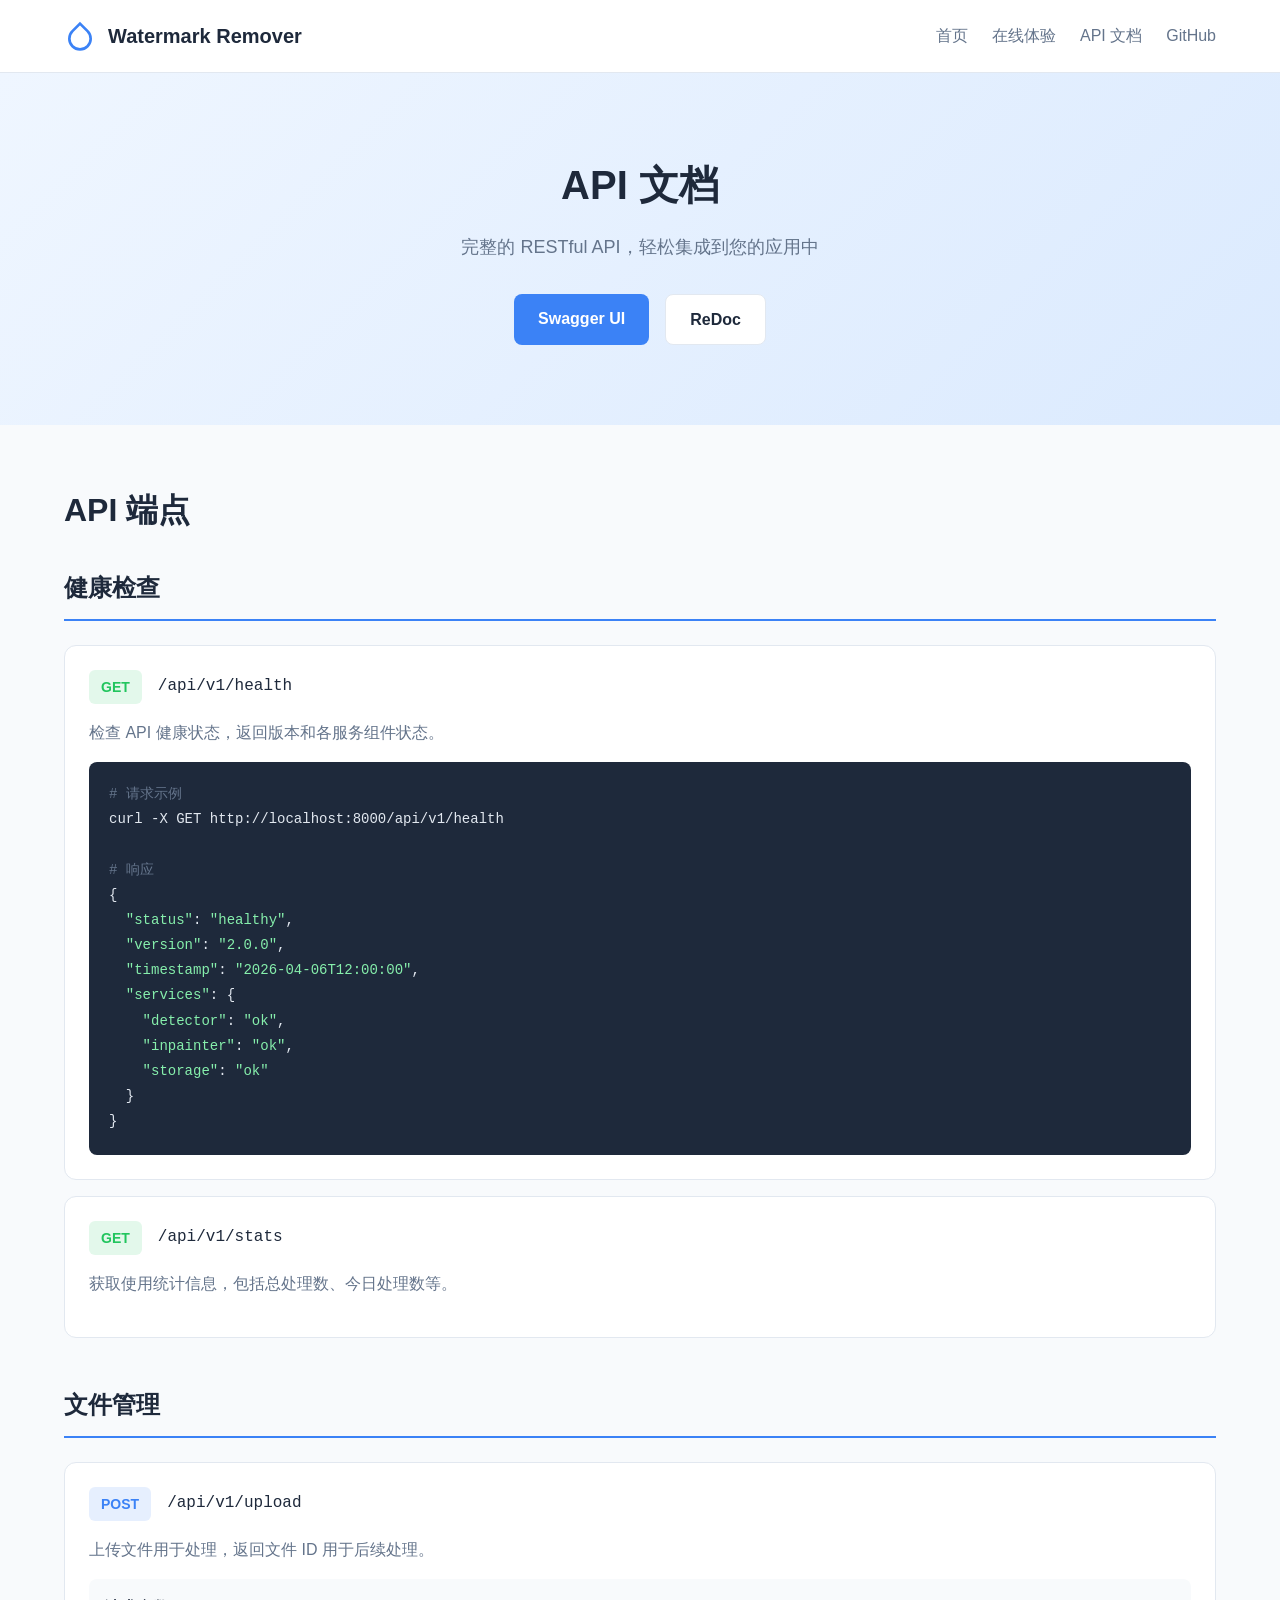
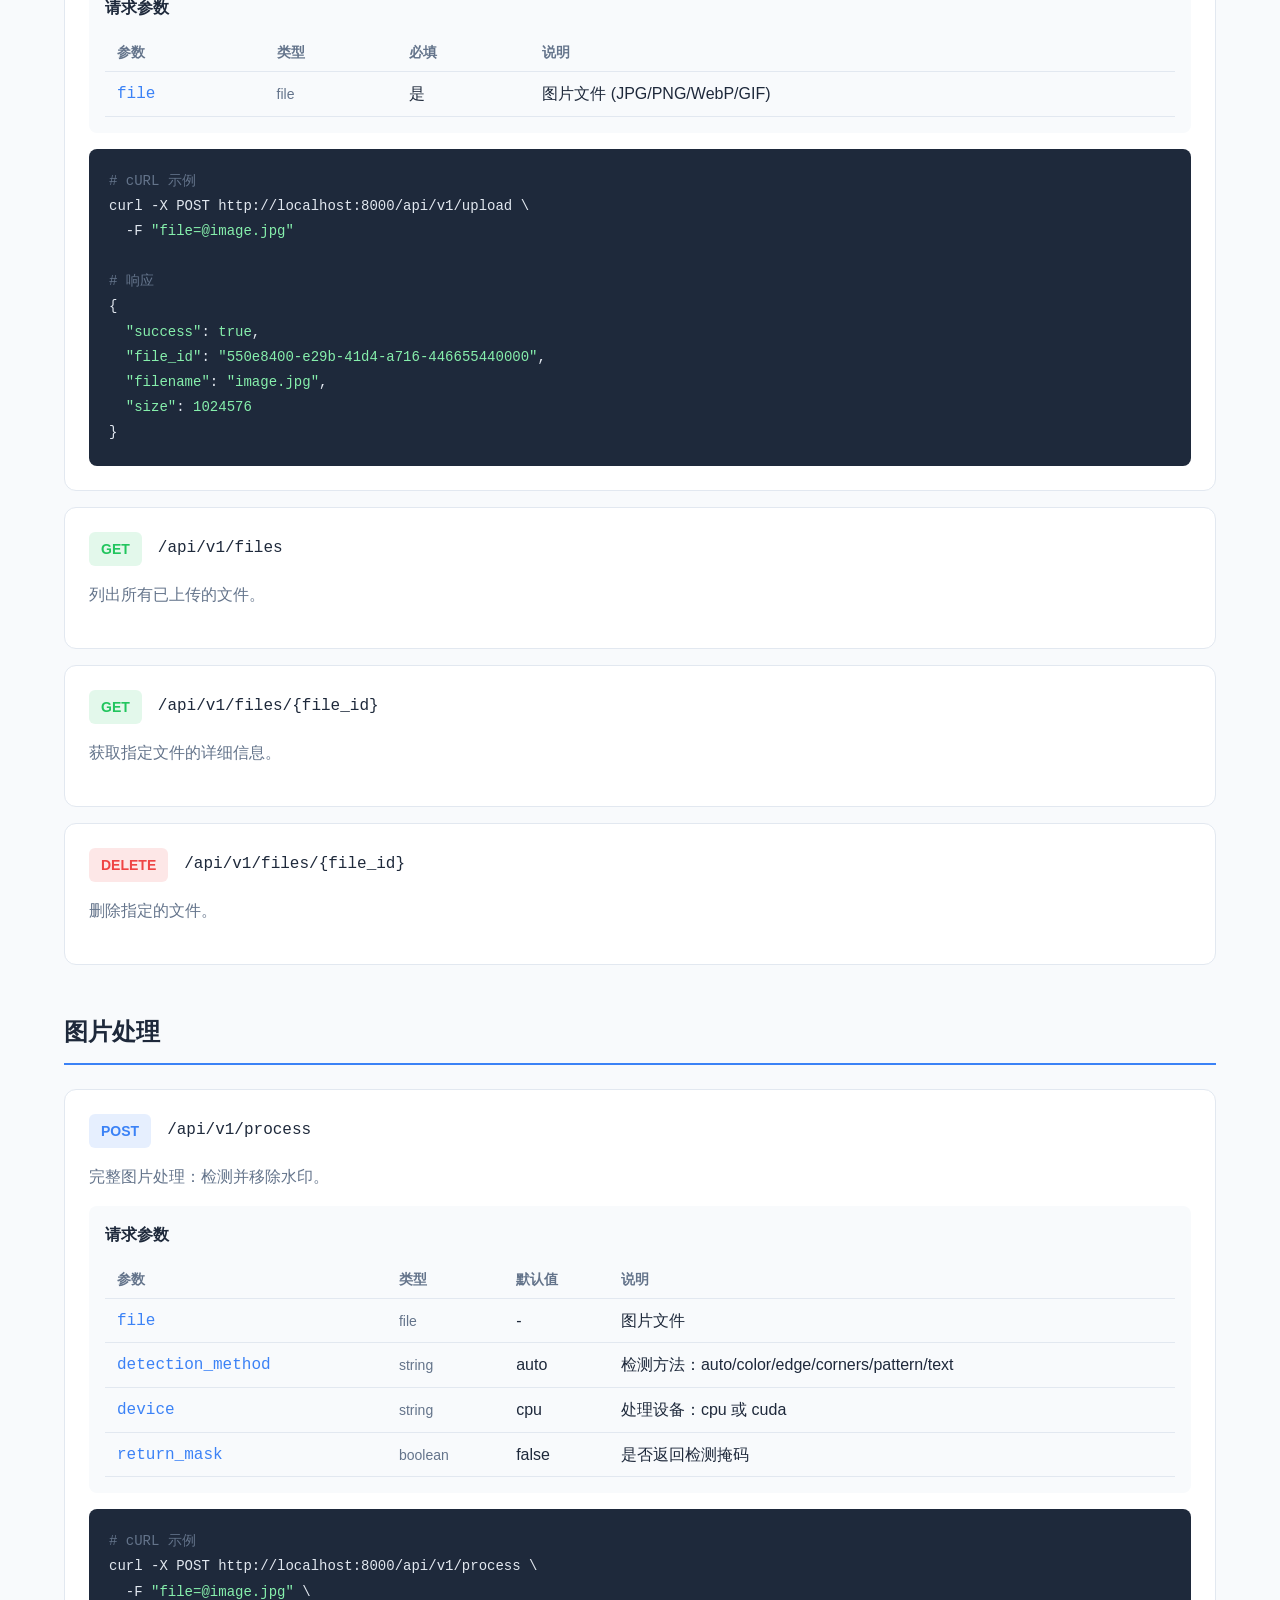
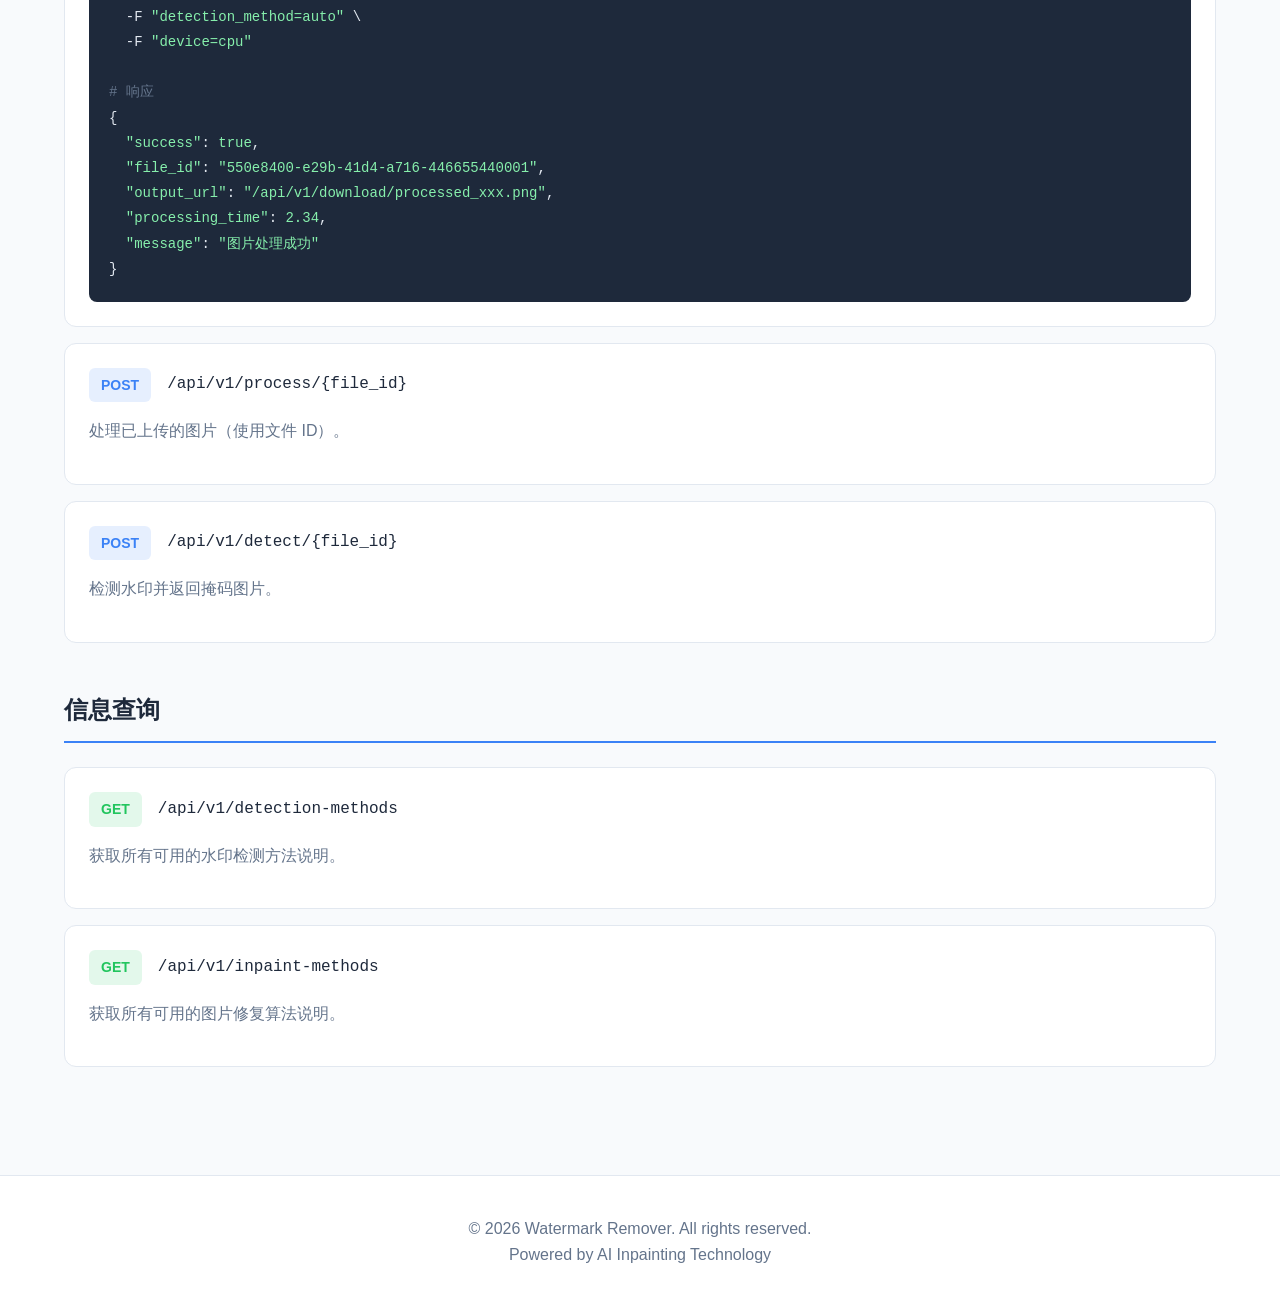
<file: templates/api-docs.html>
<!DOCTYPE html>
<html lang="zh-CN">
<head>
    <meta charset="UTF-8">
    <meta name="viewport" content="width=device-width, initial-scale=1.0">
    <title>API 文档 - Watermark Remover</title>
    <style>
        :root {
            --primary: #3b82f6;
            --primary-dark: #2563eb;
            --text: #1e293b;
            --text-light: #64748b;
            --bg: #f8fafc;
            --border: #e2e8f0;
            --code-bg: #1e293b;
        }

        * {
            margin: 0;
            padding: 0;
            box-sizing: border-box;
        }

        body {
            font-family: -apple-system, BlinkMacSystemFont, 'Segoe UI', Roboto, sans-serif;
            line-height: 1.6;
            color: var(--text);
            background: var(--bg);
        }

        .container {
            max-width: 1200px;
            margin: 0 auto;
            padding: 0 24px;
        }

        /* Header */
        .header {
            background: white;
            border-bottom: 1px solid var(--border);
            padding: 20px 0;
            position: sticky;
            top: 0;
            z-index: 100;
        }

        .header-content {
            display: flex;
            justify-content: space-between;
            align-items: center;
        }

        .logo {
            display: flex;
            align-items: center;
            gap: 12px;
            font-size: 1.25rem;
            font-weight: 700;
            color: var(--text);
            text-decoration: none;
        }

        .logo-icon {
            width: 32px;
            height: 32px;
            color: var(--primary);
        }

        .nav-links {
            display: flex;
            gap: 24px;
            list-style: none;
        }

        .nav-links a {
            color: var(--text-light);
            text-decoration: none;
            font-weight: 500;
            transition: color 0.2s;
        }

        .nav-links a:hover {
            color: var(--primary);
        }

        /* Hero */
        .api-hero {
            padding: 80px 0;
            background: linear-gradient(135deg, #eff6ff 0%, #dbeafe 100%);
            text-align: center;
        }

        .api-hero h1 {
            font-size: 2.5rem;
            margin-bottom: 16px;
        }

        .api-hero p {
            font-size: 1.125rem;
            color: var(--text-light);
            max-width: 600px;
            margin: 0 auto;
        }

        .api-buttons {
            display: flex;
            gap: 16px;
            justify-content: center;
            margin-top: 32px;
        }

        .btn {
            display: inline-block;
            padding: 12px 24px;
            border-radius: 8px;
            font-weight: 600;
            text-decoration: none;
            transition: all 0.2s;
        }

        .btn-primary {
            background: var(--primary);
            color: white;
        }

        .btn-primary:hover {
            background: var(--primary-dark);
        }

        .btn-secondary {
            background: white;
            color: var(--text);
            border: 1px solid var(--border);
        }

        .btn-secondary:hover {
            border-color: var(--primary);
            color: var(--primary);
        }

        /* Endpoints */
        .endpoints {
            padding: 60px 0;
        }

        .endpoint-group {
            margin-bottom: 48px;
        }

        .group-title {
            font-size: 1.5rem;
            font-weight: 700;
            margin-bottom: 24px;
            padding-bottom: 12px;
            border-bottom: 2px solid var(--primary);
        }

        .endpoint-card {
            background: white;
            border: 1px solid var(--border);
            border-radius: 12px;
            padding: 24px;
            margin-bottom: 16px;
        }

        .endpoint-header {
            display: flex;
            align-items: center;
            gap: 16px;
            margin-bottom: 16px;
        }

        .method {
            padding: 6px 12px;
            border-radius: 6px;
            font-weight: 700;
            font-size: 0.875rem;
        }

        .method-get {
            background: #22c55e20;
            color: #22c55e;
        }

        .method-post {
            background: #3b82f620;
            color: #3b82f6;
        }

        .method-delete {
            background: #ef444420;
            color: #ef4444;
        }

        .endpoint-path {
            font-family: 'SF Mono', 'Fira Code', monospace;
            font-size: 1rem;
            color: var(--text);
        }

        .endpoint-description {
            color: var(--text-light);
            margin-bottom: 16px;
        }

        .parameters {
            background: var(--bg);
            border-radius: 8px;
            padding: 16px;
        }

        .parameters-title {
            font-weight: 600;
            margin-bottom: 12px;
        }

        .param-table {
            width: 100%;
            border-collapse: collapse;
        }

        .param-table th,
        .param-table td {
            padding: 8px 12px;
            text-align: left;
            border-bottom: 1px solid var(--border);
        }

        .param-table th {
            font-weight: 600;
            font-size: 0.875rem;
            color: var(--text-light);
        }

        .param-name {
            font-family: 'SF Mono', 'Fira Code', monospace;
            color: var(--primary);
        }

        .param-type {
            font-size: 0.875rem;
            color: var(--text-light);
        }

        /* Code Example */
        .code-example {
            background: var(--code-bg);
            border-radius: 8px;
            padding: 20px;
            margin-top: 16px;
            overflow-x: auto;
        }

        .code-example pre {
            margin: 0;
        }

        .code-example code {
            font-family: 'SF Mono', 'Fira Code', monospace;
            font-size: 0.875rem;
            line-height: 1.8;
            color: #e2e8f0;
        }

        .code-comment {
            color: #64748b;
        }

        .code-string {
            color: #86efac;
        }

        /* Footer */
        .footer {
            background: white;
            border-top: 1px solid var(--border);
            padding: 40px 0;
            text-align: center;
            color: var(--text-light);
        }

        /* Responsive */
        @media (max-width: 768px) {
            .api-hero h1 {
                font-size: 1.75rem;
            }

            .nav-links {
                display: none;
            }

            .endpoint-header {
                flex-direction: column;
                align-items: flex-start;
            }
        }
    </style>
</head>
<body>
    <!-- Header -->
    <header class="header">
        <div class="container header-content">
            <a href="/" class="logo">
                <svg class="logo-icon" viewBox="0 0 24 24" fill="none" stroke="currentColor" stroke-width="2">
                    <path d="M12 2.69l5.66 5.66a8 8 0 1 1-11.31 0z"/>
                </svg>
                <span>Watermark Remover</span>
            </a>
            <ul class="nav-links">
                <li><a href="/">首页</a></li>
                <li><a href="/#demo">在线体验</a></li>
                <li><a href="/docs">API 文档</a></li>
                <li><a href="https://github.com/5shunchen/watermark-remover" target="_blank">GitHub</a></li>
            </ul>
        </div>
    </header>

    <!-- Hero -->
    <section class="api-hero">
        <div class="container">
            <h1>API 文档</h1>
            <p>完整的 RESTful API，轻松集成到您的应用中</p>
            <div class="api-buttons">
                <a href="/docs" class="btn btn-primary">Swagger UI</a>
                <a href="/redoc" class="btn btn-secondary">ReDoc</a>
            </div>
        </div>
    </section>

    <!-- Endpoints -->
    <section class="endpoints">
        <div class="container">
            <h2 style="margin-bottom: 32px; font-size: 2rem;">API 端点</h2>

            <!-- Health Endpoints -->
            <div class="endpoint-group">
                <h3 class="group-title">健康检查</h3>

                <div class="endpoint-card">
                    <div class="endpoint-header">
                        <span class="method method-get">GET</span>
                        <code class="endpoint-path">/api/v1/health</code>
                    </div>
                    <p class="endpoint-description">检查 API 健康状态，返回版本和各服务组件状态。</p>
                    <div class="code-example">
                        <pre><code><span class="code-comment"># 请求示例</span>
curl -X GET http://localhost:8000/api/v1/health

<span class="code-comment"># 响应</span>
{
  <span class="code-string">"status"</span>: <span class="code-string">"healthy"</span>,
  <span class="code-string">"version"</span>: <span class="code-string">"2.0.0"</span>,
  <span class="code-string">"timestamp"</span>: <span class="code-string">"2026-04-06T12:00:00"</span>,
  <span class="code-string">"services"</span>: {
    <span class="code-string">"detector"</span>: <span class="code-string">"ok"</span>,
    <span class="code-string">"inpainter"</span>: <span class="code-string">"ok"</span>,
    <span class="code-string">"storage"</span>: <span class="code-string">"ok"</span>
  }
}</code></pre>
                    </div>
                </div>

                <div class="endpoint-card">
                    <div class="endpoint-header">
                        <span class="method method-get">GET</span>
                        <code class="endpoint-path">/api/v1/stats</code>
                    </div>
                    <p class="endpoint-description">获取使用统计信息，包括总处理数、今日处理数等。</p>
                </div>
            </div>

            <!-- File Upload Endpoints -->
            <div class="endpoint-group">
                <h3 class="group-title">文件管理</h3>

                <div class="endpoint-card">
                    <div class="endpoint-header">
                        <span class="method method-post">POST</span>
                        <code class="endpoint-path">/api/v1/upload</code>
                    </div>
                    <p class="endpoint-description">上传文件用于处理，返回文件 ID 用于后续处理。</p>
                    <div class="parameters">
                        <p class="parameters-title">请求参数</p>
                        <table class="param-table">
                            <tr>
                                <th>参数</th>
                                <th>类型</th>
                                <th>必填</th>
                                <th>说明</th>
                            </tr>
                            <tr>
                                <td><span class="param-name">file</span></td>
                                <td><span class="param-type">file</span></td>
                                <td>是</td>
                                <td>图片文件 (JPG/PNG/WebP/GIF)</td>
                            </tr>
                        </table>
                    </div>
                    <div class="code-example">
                        <pre><code><span class="code-comment"># cURL 示例</span>
curl -X POST http://localhost:8000/api/v1/upload \
  -F <span class="code-string">"file=@image.jpg"</span>

<span class="code-comment"># 响应</span>
{
  <span class="code-string">"success"</span>: <span class="code-string">true</span>,
  <span class="code-string">"file_id"</span>: <span class="code-string">"550e8400-e29b-41d4-a716-446655440000"</span>,
  <span class="code-string">"filename"</span>: <span class="code-string">"image.jpg"</span>,
  <span class="code-string">"size"</span>: <span class="code-string">1024576</span>
}</code></pre>
                    </div>
                </div>

                <div class="endpoint-card">
                    <div class="endpoint-header">
                        <span class="method method-get">GET</span>
                        <code class="endpoint-path">/api/v1/files</code>
                    </div>
                    <p class="endpoint-description">列出所有已上传的文件。</p>
                </div>

                <div class="endpoint-card">
                    <div class="endpoint-header">
                        <span class="method method-get">GET</span>
                        <code class="endpoint-path">/api/v1/files/{file_id}</code>
                    </div>
                    <p class="endpoint-description">获取指定文件的详细信息。</p>
                </div>

                <div class="endpoint-card">
                    <div class="endpoint-header">
                        <span class="method method-delete">DELETE</span>
                        <code class="endpoint-path">/api/v1/files/{file_id}</code>
                    </div>
                    <p class="endpoint-description">删除指定的文件。</p>
                </div>
            </div>

            <!-- Image Processing Endpoints -->
            <div class="endpoint-group">
                <h3 class="group-title">图片处理</h3>

                <div class="endpoint-card">
                    <div class="endpoint-header">
                        <span class="method method-post">POST</span>
                        <code class="endpoint-path">/api/v1/process</code>
                    </div>
                    <p class="endpoint-description">完整图片处理：检测并移除水印。</p>
                    <div class="parameters">
                        <p class="parameters-title">请求参数</p>
                        <table class="param-table">
                            <tr>
                                <th>参数</th>
                                <th>类型</th>
                                <th>默认值</th>
                                <th>说明</th>
                            </tr>
                            <tr>
                                <td><span class="param-name">file</span></td>
                                <td><span class="param-type">file</span></td>
                                <td>-</td>
                                <td>图片文件</td>
                            </tr>
                            <tr>
                                <td><span class="param-name">detection_method</span></td>
                                <td><span class="param-type">string</span></td>
                                <td>auto</td>
                                <td>检测方法：auto/color/edge/corners/pattern/text</td>
                            </tr>
                            <tr>
                                <td><span class="param-name">device</span></td>
                                <td><span class="param-type">string</span></td>
                                <td>cpu</td>
                                <td>处理设备：cpu 或 cuda</td>
                            </tr>
                            <tr>
                                <td><span class="param-name">return_mask</span></td>
                                <td><span class="param-type">boolean</span></td>
                                <td>false</td>
                                <td>是否返回检测掩码</td>
                            </tr>
                        </table>
                    </div>
                    <div class="code-example">
                        <pre><code><span class="code-comment"># cURL 示例</span>
curl -X POST http://localhost:8000/api/v1/process \
  -F <span class="code-string">"file=@image.jpg"</span> \
  -F <span class="code-string">"detection_method=auto"</span> \
  -F <span class="code-string">"device=cpu"</span>

<span class="code-comment"># 响应</span>
{
  <span class="code-string">"success"</span>: <span class="code-string">true</span>,
  <span class="code-string">"file_id"</span>: <span class="code-string">"550e8400-e29b-41d4-a716-446655440001"</span>,
  <span class="code-string">"output_url"</span>: <span class="code-string">"/api/v1/download/processed_xxx.png"</span>,
  <span class="code-string">"processing_time"</span>: <span class="code-string">2.34</span>,
  <span class="code-string">"message"</span>: <span class="code-string">"图片处理成功"</span>
}</code></pre>
                    </div>
                </div>

                <div class="endpoint-card">
                    <div class="endpoint-header">
                        <span class="method method-post">POST</span>
                        <code class="endpoint-path">/api/v1/process/{file_id}</code>
                    </div>
                    <p class="endpoint-description">处理已上传的图片（使用文件 ID）。</p>
                </div>

                <div class="endpoint-card">
                    <div class="endpoint-header">
                        <span class="method method-post">POST</span>
                        <code class="endpoint-path">/api/v1/detect/{file_id}</code>
                    </div>
                    <p class="endpoint-description">检测水印并返回掩码图片。</p>
                </div>
            </div>

            <!-- Info Endpoints -->
            <div class="endpoint-group">
                <h3 class="group-title">信息查询</h3>

                <div class="endpoint-card">
                    <div class="endpoint-header">
                        <span class="method method-get">GET</span>
                        <code class="endpoint-path">/api/v1/detection-methods</code>
                    </div>
                    <p class="endpoint-description">获取所有可用的水印检测方法说明。</p>
                </div>

                <div class="endpoint-card">
                    <div class="endpoint-header">
                        <span class="method method-get">GET</span>
                        <code class="endpoint-path">/api/v1/inpaint-methods</code>
                    </div>
                    <p class="endpoint-description">获取所有可用的图片修复算法说明。</p>
                </div>
            </div>
        </div>
    </section>

    <!-- Footer -->
    <footer class="footer">
        <div class="container">
            <p>&copy; 2026 Watermark Remover. All rights reserved.</p>
            <p>Powered by AI Inpainting Technology</p>
        </div>
    </footer>
</body>
</html>
</file>
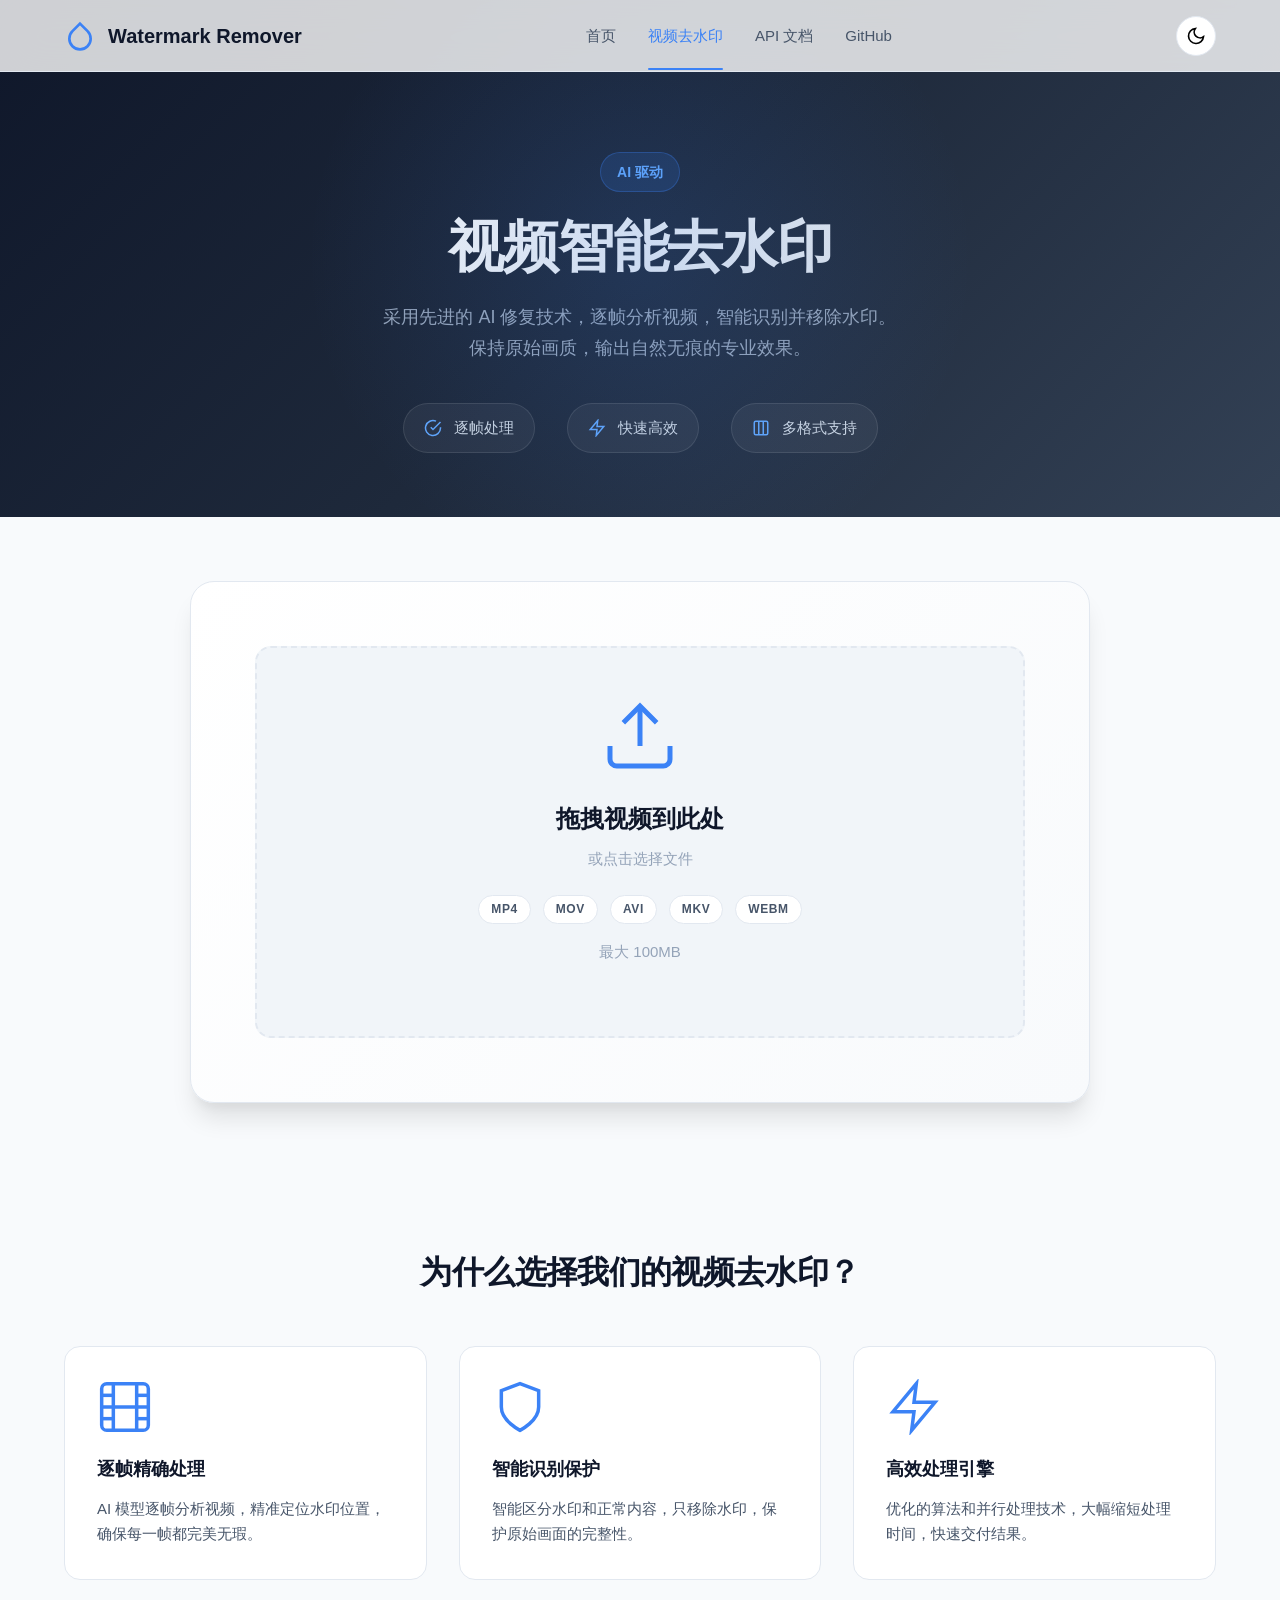
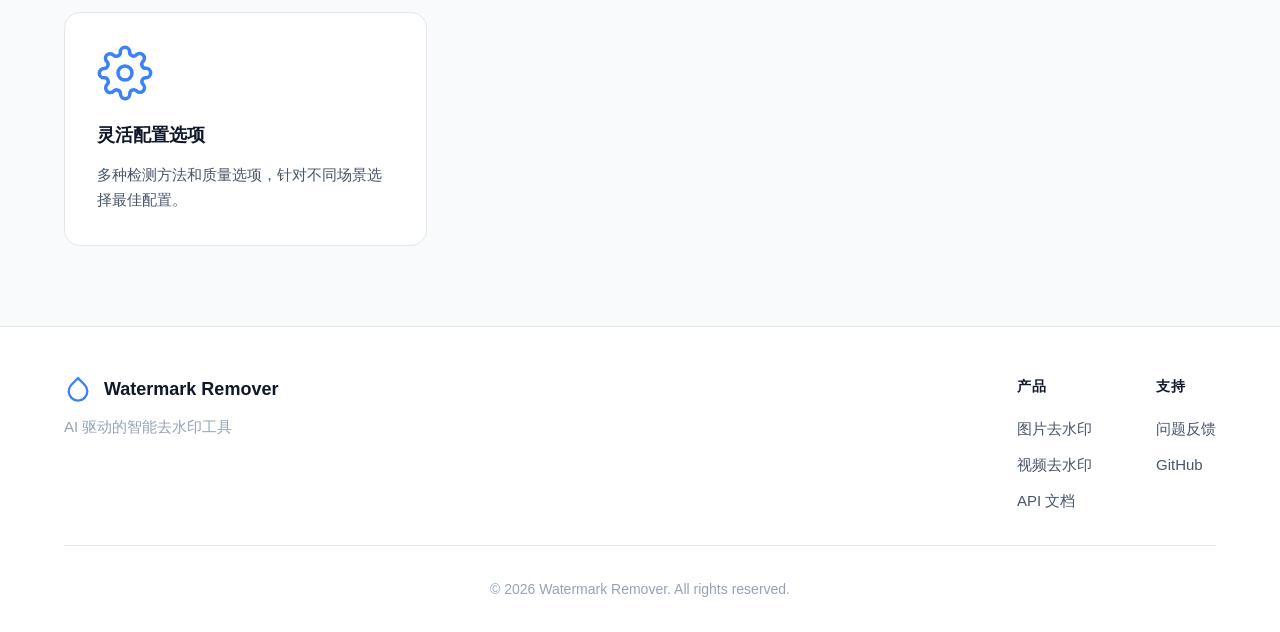
<file: templates/video.html>
<!DOCTYPE html>
<html lang="zh-CN" data-theme="light">
<head>
    <meta charset="UTF-8">
    <meta name="viewport" content="width=device-width, initial-scale=1.0">
    <title>视频去水印 - Watermark Remover</title>
    <link rel="stylesheet" href="/static/video.css">
</head>
<body>
    <!-- Header -->
    <header class="header">
        <div class="container header-content">
            <a href="/" class="logo">
                <svg class="logo-icon" viewBox="0 0 24 24" fill="none" stroke="currentColor" stroke-width="2">
                    <path d="M12 2.69l5.66 5.66a8 8 0 1 1-11.31 0z"/>
                </svg>
                <span>Watermark Remover</span>
            </a>
            <nav class="nav-links">
                <a href="/">首页</a>
                <a href="/video" class="active">视频去水印</a>
                <a href="/docs">API 文档</a>
                <a href="https://github.com/5shunchen/watermark-remover" target="_blank">GitHub</a>
            </nav>
            <button class="theme-toggle" id="themeToggle" aria-label="切换主题">
                <svg class="icon-sun" viewBox="0 0 24 24" fill="none" stroke="currentColor" stroke-width="2">
                    <circle cx="12" cy="12" r="5"/>
                    <path d="M12 1v2M12 21v2M4.22 4.22l1.42 1.42M18.36 18.36l1.42 1.42M1 12h2M21 12h2M4.22 19.78l1.42-1.42M18.36 5.64l1.42-1.42"/>
                </svg>
                <svg class="icon-moon" viewBox="0 0 24 24" fill="none" stroke="currentColor" stroke-width="2">
                    <path d="M21 12.79A9 9 0 1 1 11.21 3 7 7 0 0 0 21 12.79z"/>
                </svg>
            </button>
        </div>
    </header>

    <!-- Hero Section -->
    <section class="video-hero">
        <div class="container">
            <div class="hero-badge">AI 驱动</div>
            <h1>视频智能去水印</h1>
            <p class="hero-description">
                采用先进的 AI 修复技术，逐帧分析视频，智能识别并移除水印。<br>
                保持原始画质，输出自然无痕的专业效果。
            </p>
            <div class="hero-features">
                <div class="hero-feature">
                    <svg viewBox="0 0 24 24" fill="none" stroke="currentColor" stroke-width="2">
                        <path d="M22 11.08V12a10 10 0 1 1-5.93-9.14"/>
                        <polyline points="22 4 12 14.01 9 11.01"/>
                    </svg>
                    <span>逐帧处理</span>
                </div>
                <div class="hero-feature">
                    <svg viewBox="0 0 24 24" fill="none" stroke="currentColor" stroke-width="2">
                        <path d="M13 2L3 14h9l-1 8 10-12h-9l1-8z"/>
                    </svg>
                    <span>快速高效</span>
                </div>
                <div class="hero-feature">
                    <svg viewBox="0 0 24 24" fill="none" stroke="currentColor" stroke-width="2">
                        <rect x="3" y="3" width="18" height="18" rx="2"/>
                        <path d="M9 3v18"/>
                        <path d="M15 3v18"/>
                    </svg>
                    <span>多格式支持</span>
                </div>
            </div>
        </div>
    </section>

    <!-- Main Upload & Process Section -->
    <section class="upload-section">
        <div class="container">
            <div class="upload-card">
                <!-- Upload State -->
                <div class="upload-state" id="uploadState">
                    <div class="upload-zone" id="uploadZone">
                        <div class="upload-icon">
                            <svg viewBox="0 0 24 24" fill="none" stroke="currentColor" stroke-width="1.5">
                                <path d="M21 15v4a2 2 0 0 1-2 2H5a2 2 0 0 1-2-2v-4"/>
                                <polyline points="17 8 12 3 7 8"/>
                                <line x1="12" y1="3" x2="12" y2="15"/>
                            </svg>
                        </div>
                        <h3>拖拽视频到此处</h3>
                        <p>或点击选择文件</p>
                        <div class="upload-hints">
                            <span class="hint-badge">MP4</span>
                            <span class="hint-badge">MOV</span>
                            <span class="hint-badge">AVI</span>
                            <span class="hint-badge">MKV</span>
                            <span class="hint-badge">WebM</span>
                        </div>
                        <p class="upload-limit">最大 100MB</p>
                    </div>
                    <input type="file" id="fileInput" accept="video/*" hidden>
                </div>

                <!-- Settings Panel -->
                <div class="settings-panel hidden" id="settingsPanel">
                    <div class="video-info">
                        <div class="video-thumbnail">
                            <video id="videoPreview" muted></video>
                            <button class="play-preview-btn" id="playPreviewBtn">
                                <svg viewBox="0 0 24 24" fill="currentColor">
                                    <polygon points="5 3 19 12 5 21 5 3"/>
                                </svg>
                            </button>
                        </div>
                        <div class="video-details">
                            <h4 id="videoName">video.mp4</h4>
                            <div class="video-meta">
                                <span id="videoSize">0 MB</span>
                                <span class="meta-divider">•</span>
                                <span id="videoDuration">00:00</span>
                                <span class="meta-divider">•</span>
                                <span id="videoResolution">1920×1080</span>
                            </div>
                        </div>
                    </div>

                    <div class="settings-grid">
                        <div class="setting-item">
                            <label class="setting-label">
                                检测方法
                                <span class="setting-tip">选择最适合的水印检测方式</span>
                            </label>
                            <div class="select-wrapper">
                                <select id="detectionMethod">
                                    <option value="auto" selected>智能自动（推荐）</option>
                                    <option value="text">文字检测</option>
                                    <option value="color">颜色检测</option>
                                    <option value="pattern">图案检测</option>
                                </select>
                            </div>
                        </div>

                        <div class="setting-item">
                            <label class="setting-label">
                                输出质量
                                <span class="setting-tip">平衡质量和文件大小</span>
                            </label>
                            <div class="quality-options">
                                <label class="quality-option">
                                    <input type="radio" name="quality" value="low">
                                    <span class="quality-label">
                                        <span class="quality-name">低</span>
                                        <span class="quality-desc">快速</span>
                                    </span>
                                </label>
                                <label class="quality-option">
                                    <input type="radio" name="quality" value="medium" checked>
                                    <span class="quality-label">
                                        <span class="quality-name">中</span>
                                        <span class="quality-desc">平衡</span>
                                    </span>
                                </label>
                                <label class="quality-option">
                                    <input type="radio" name="quality" value="high">
                                    <span class="quality-label">
                                        <span class="quality-name">高</span>
                                        <span class="quality-desc">最佳</span>
                                    </span>
                                </label>
                            </div>
                        </div>

                        <div class="setting-item">
                            <label class="setting-label">
                                帧处理间隔
                                <span class="setting-tip">影响处理速度和质量</span>
                            </label>
                            <div class="range-wrapper">
                                <input type="range" id="frameInterval" min="1" max="10" value="1">
                                <div class="range-labels">
                                    <span>逐帧</span>
                                    <span id="intervalValue">每 1 帧</span>
                                    <span>跳帧</span>
                                </div>
                            </div>
                        </div>
                    </div>

                    <button class="btn-primary btn-large" id="startProcessBtn">
                        <svg viewBox="0 0 24 24" fill="none" stroke="currentColor" stroke-width="2">
                            <polygon points="5 3 19 12 5 21 5 3"/>
                        </svg>
                        开始处理
                    </button>
                </div>

                <!-- Processing State -->
                <div class="processing-state hidden" id="processingState">
                    <div class="processing-header">
                        <div class="processing-spinner">
                            <svg viewBox="0 0 24 24" fill="none" stroke="currentColor" stroke-width="2">
                                <circle cx="12" cy="12" r="10" opacity="0.25"/>
                                <path d="M12 2a10 10 0 0 1 10 10" opacity="0.75"/>
                            </svg>
                        </div>
                        <div class="processing-info">
                            <h4>正在处理视频</h4>
                            <p id="processingStatus">AI 正在逐帧分析并移除水印...</p>
                        </div>
                    </div>

                    <div class="progress-container">
                        <div class="progress-bar">
                            <div class="progress-fill" id="progressFill"></div>
                        </div>
                        <div class="progress-details">
                            <span id="progressPercent">0%</span>
                            <span id="progressEta">剩余时间：计算中...</span>
                        </div>
                    </div>

                    <div class="processing-frames">
                        <div class="frame-preview">
                            <span class="frame-label">原始帧</span>
                            <canvas id="originalFrame"></canvas>
                        </div>
                        <div class="frame-arrow">
                            <svg viewBox="0 0 24 24" fill="none" stroke="currentColor" stroke-width="2">
                                <line x1="5" y1="12" x2="19" y2="12"/>
                                <polyline points="12 5 19 12 12 19"/>
                            </svg>
                        </div>
                        <div class="frame-preview">
                            <span class="frame-label">处理后</span>
                            <canvas id="processedFrame"></canvas>
                        </div>
                    </div>
                </div>

                <!-- Result State -->
                <div class="result-state hidden" id="resultState">
                    <div class="result-header">
                        <div class="result-icon">
                            <svg viewBox="0 0 24 24" fill="none" stroke="currentColor" stroke-width="2">
                                <path d="M22 11.08V12a10 10 0 1 1-5.93-9.14"/>
                                <polyline points="22 4 12 14.01 9 11.01"/>
                            </svg>
                        </div>
                        <div class="result-info">
                            <h4>处理完成！</h4>
                            <p id="resultTime">总耗时：2 分 34 秒</p>
                        </div>
                    </div>

                    <div class="comparison-viewer">
                        <div class="comparison-slider" id="comparisonSlider">
                            <div class="comparison-image original">
                                <video id="originalVideo" muted loop></video>
                                <div class="comparison-label">原始</div>
                            </div>
                            <div class="comparison-image processed">
                                <video id="processedVideo" muted loop></video>
                                <div class="comparison-label">处理后</div>
                            </div>
                            <div class="slider-handle" id="sliderHandle">
                                <svg viewBox="0 0 24 24" fill="none" stroke="currentColor" stroke-width="2">
                                    <polyline points="15 18 9 12 15 6"/>
                                    <polyline points="9 18 3 12 9 6"/>
                                </svg>
                            </div>
                        </div>
                    </div>

                    <div class="result-actions">
                        <button class="btn-secondary" id="replayBtn">
                            <svg viewBox="0 0 24 24" fill="none" stroke="currentColor" stroke-width="2">
                                <polyline points="1 4 1 10 7 10"/>
                                <path d="M3.51 15a9 9 0 1 0 2.13-9.36L1 10"/>
                            </svg>
                            再处理一个
                        </button>
                        <a class="btn-primary" id="downloadBtn">
                            <svg viewBox="0 0 24 24" fill="none" stroke="currentColor" stroke-width="2">
                                <path d="M21 15v4a2 2 0 0 1-2 2H5a2 2 0 0 1-2-2v-4"/>
                                <polyline points="7 10 12 15 17 10"/>
                                <line x1="12" y1="15" x2="12" y2="3"/>
                            </svg>
                            下载视频
                        </a>
                    </div>
                </div>
            </div>
        </div>
    </section>

    <!-- Features Section -->
    <section class="video-features">
        <div class="container">
            <h2 class="section-title">为什么选择我们的视频去水印？</h2>
            <div class="features-grid">
                <div class="feature-card">
                    <div class="feature-icon">
                        <svg viewBox="0 0 24 24" fill="none" stroke="currentColor" stroke-width="1.5">
                            <rect x="2" y="2" width="20" height="20" rx="2.18" ry="2.18"/>
                            <line x1="7" y1="2" x2="7" y2="22"/>
                            <line x1="17" y1="2" x2="17" y2="22"/>
                            <line x1="2" y1="12" x2="22" y2="12"/>
                            <line x1="2" y1="7" x2="7" y2="7"/>
                            <line x1="2" y1="17" x2="7" y2="17"/>
                            <line x1="17" y1="17" x2="22" y2="17"/>
                            <line x1="17" y1="7" x2="22" y2="7"/>
                        </svg>
                    </div>
                    <h3>逐帧精确处理</h3>
                    <p>AI 模型逐帧分析视频，精准定位水印位置，确保每一帧都完美无瑕。</p>
                </div>

                <div class="feature-card">
                    <div class="feature-icon">
                        <svg viewBox="0 0 24 24" fill="none" stroke="currentColor" stroke-width="1.5">
                            <path d="M12 22s8-4 8-10V5l-8-3-8 3v7c0 6 8 10 8 10z"/>
                        </svg>
                    </div>
                    <h3>智能识别保护</h3>
                    <p>智能区分水印和正常内容，只移除水印，保护原始画面的完整性。</p>
                </div>

                <div class="feature-card">
                    <div class="feature-icon">
                        <svg viewBox="0 0 24 24" fill="none" stroke="currentColor" stroke-width="1.5">
                            <polygon points="13 2 3 14 12 14 11 22 21 10 12 10 13 2"/>
                        </svg>
                    </div>
                    <h3>高效处理引擎</h3>
                    <p>优化的算法和并行处理技术，大幅缩短处理时间，快速交付结果。</p>
                </div>

                <div class="feature-card">
                    <div class="feature-icon">
                        <svg viewBox="0 0 24 24" fill="none" stroke="currentColor" stroke-width="1.5">
                            <circle cx="12" cy="12" r="3"/>
                            <path d="M19.4 15a1.65 1.65 0 0 0 .33 1.82l.06.06a2 2 0 0 1 0 2.83 2 2 0 0 1-2.83 0l-.06-.06a1.65 1.65 0 0 0-1.82-.33 1.65 1.65 0 0 0-1 1.51V21a2 2 0 0 1-2 2 2 2 0 0 1-2-2v-.09A1.65 1.65 0 0 0 9 19.4a1.65 1.65 0 0 0-1.82.33l-.06.06a2 2 0 0 1-2.83 0 2 2 0 0 1 0-2.83l.06-.06a1.65 1.65 0 0 0 .33-1.82 1.65 1.65 0 0 0-1.51-1H3a2 2 0 0 1-2-2 2 2 0 0 1 2-2h.09A1.65 1.65 0 0 0 4.6 9a1.65 1.65 0 0 0-.33-1.82l-.06-.06a2 2 0 0 1 0-2.83 2 2 0 0 1 2.83 0l.06.06a1.65 1.65 0 0 0 1.82.33H9a1.65 1.65 0 0 0 1-1.51V3a2 2 0 0 1 2-2 2 2 0 0 1 2 2v.09a1.65 1.65 0 0 0 1 1.51 1.65 1.65 0 0 0 1.82-.33l.06-.06a2 2 0 0 1 2.83 0 2 2 0 0 1 0 2.83l-.06.06a1.65 1.65 0 0 0-.33 1.82V9a1.65 1.65 0 0 0 1.51 1H21a2 2 0 0 1 2 2 2 2 0 0 1-2 2h-.09a1.65 1.65 0 0 0-1.51 1z"/>
                        </svg>
                    </div>
                    <h3>灵活配置选项</h3>
                    <p>多种检测方法和质量选项，针对不同场景选择最佳配置。</p>
                </div>
            </div>
        </div>
    </section>

    <!-- Footer -->
    <footer class="footer">
        <div class="container">
            <div class="footer-content">
                <div class="footer-brand">
                    <a href="/" class="footer-logo">
                        <svg viewBox="0 0 24 24" fill="none" stroke="currentColor" stroke-width="2">
                            <path d="M12 2.69l5.66 5.66a8 8 0 1 1-11.31 0z"/>
                        </svg>
                        <span>Watermark Remover</span>
                    </a>
                    <p>AI 驱动的智能去水印工具</p>
                </div>
                <div class="footer-links">
                    <div class="footer-column">
                        <h4>产品</h4>
                        <a href="/">图片去水印</a>
                        <a href="/video">视频去水印</a>
                        <a href="/docs">API 文档</a>
                    </div>
                    <div class="footer-column">
                        <h4>支持</h4>
                        <a href="https://github.com/5shunchen/watermark-remover/issues" target="_blank">问题反馈</a>
                        <a href="https://github.com/5shunchen/watermark-remover" target="_blank">GitHub</a>
                    </div>
                </div>
            </div>
            <div class="footer-bottom">
                <p>&copy; 2026 Watermark Remover. All rights reserved.</p>
            </div>
        </div>
    </footer>

    <script src="/static/video.js"></script>
</body>
</html>
</file>
<file: static/video.css>
/* ===================================
   Video Watermark Remover - Styles
   Professional Dark/Cinematic Theme
   =================================== */

/* Design Tokens */
:root {
    /* Colors - Light Theme */
    --color-bg-primary: #f8fafc;
    --color-bg-secondary: #ffffff;
    --color-bg-tertiary: #f1f5f9;
    --color-text-primary: #0f172a;
    --color-text-secondary: #475569;
    --color-text-tertiary: #94a3b8;
    --color-border: #e2e8f0;
    --color-primary: #3b82f6;
    --color-primary-dark: #2563eb;
    --color-accent: #8b5cf6;
    --color-success: #22c55e;
    --color-error: #ef4444;

    /* Gradients */
    --gradient-hero: linear-gradient(135deg, #0f172a 0%, #1e293b 50%, #334155 100%);
    --gradient-card: linear-gradient(135deg, #ffffff 0%, #f8fafc 100%);
    --gradient-primary: linear-gradient(135deg, #3b82f6 0%, #8b5cf6 100%);
    --gradient-glow: radial-gradient(circle at center, rgba(59, 130, 246, 0.15) 0%, transparent 70%);

    /* Shadows */
    --shadow-sm: 0 1px 2px 0 rgba(0, 0, 0, 0.05);
    --shadow-md: 0 4px 6px -1px rgba(0, 0, 0, 0.1), 0 2px 4px -1px rgba(0, 0, 0, 0.06);
    --shadow-lg: 0 10px 15px -3px rgba(0, 0, 0, 0.1), 0 4px 6px -2px rgba(0, 0, 0, 0.05);
    --shadow-xl: 0 20px 25px -5px rgba(0, 0, 0, 0.1), 0 10px 10px -5px rgba(0, 0, 0, 0.04);
    --shadow-2xl: 0 25px 50px -12px rgba(0, 0, 0, 0.25);
    --shadow-glow: 0 0 40px rgba(59, 130, 246, 0.3);

    /* Spacing */
    --space-1: 0.25rem;
    --space-2: 0.5rem;
    --space-3: 0.75rem;
    --space-4: 1rem;
    --space-5: 1.25rem;
    --space-6: 1.5rem;
    --space-8: 2rem;
    --space-10: 2.5rem;
    --space-12: 3rem;
    --space-16: 4rem;
    --space-20: 5rem;
    --space-24: 6rem;

    /* Border Radius */
    --radius-sm: 0.375rem;
    --radius-md: 0.5rem;
    --radius-lg: 0.75rem;
    --radius-xl: 1rem;
    --radius-2xl: 1.5rem;
    --radius-full: 9999px;

    /* Typography */
    --font-sans: -apple-system, BlinkMacSystemFont, 'Segoe UI', Roboto, 'Helvetica Neue', Arial, sans-serif;
    --font-mono: 'SF Mono', 'Fira Code', 'Fira Mono', Consolas, monospace;

    /* Transitions */
    --transition-fast: 150ms cubic-bezier(0.4, 0, 0.2, 1);
    --transition-base: 250ms cubic-bezier(0.4, 0, 0.2, 1);
    --transition-slow: 400ms cubic-bezier(0.4, 0, 0.2, 1);

    /* Layout */
    --container-max: 1200px;
    --header-height: 72px;
}

/* Dark Theme */
[data-theme="dark"] {
    --color-bg-primary: #0f172a;
    --color-bg-secondary: #1e293b;
    --color-bg-tertiary: #334155;
    --color-text-primary: #f8fafc;
    --color-text-secondary: #cbd5e1;
    --color-text-tertiary: #64748b;
    --color-border: #334155;
    --gradient-hero: linear-gradient(135deg, #0f172a 0%, #020617 100%);
    --gradient-card: linear-gradient(135deg, #1e293b 0%, #0f172a 100%);
    --gradient-glow: radial-gradient(circle at center, rgba(139, 92, 246, 0.12) 0%, transparent 70%);
    --shadow-glow: 0 0 60px rgba(139, 92, 246, 0.4);
}

/* Reset & Base */
*, *::before, *::after {
    margin: 0;
    padding: 0;
    box-sizing: border-box;
}

html {
    scroll-behavior: smooth;
    -webkit-font-smoothing: antialiased;
    -moz-osx-font-smoothing: grayscale;
}

body {
    font-family: var(--font-sans);
    font-size: 16px;
    line-height: 1.6;
    color: var(--color-text-primary);
    background: var(--color-bg-primary);
    min-height: 100vh;
}

/* Container */
.container {
    max-width: var(--container-max);
    margin: 0 auto;
    padding: 0 var(--space-6);
}

@media (max-width: 768px) {
    .container {
        padding: 0 var(--space-4);
    }
}

/* ===================================
   Header
   =================================== */
.header {
    position: fixed;
    top: 0;
    left: 0;
    right: 0;
    height: var(--header-height);
    background: rgba(255, 255, 255, 0.8);
    backdrop-filter: blur(20px);
    border-bottom: 1px solid var(--color-border);
    z-index: 1000;
}

[data-theme="dark"] .header {
    background: rgba(15, 23, 42, 0.8);
}

.header-content {
    display: flex;
    align-items: center;
    justify-content: space-between;
    height: 100%;
}

.logo {
    display: flex;
    align-items: center;
    gap: var(--space-3);
    font-size: 1.25rem;
    font-weight: 700;
    color: var(--color-text-primary);
    text-decoration: none;
    transition: color var(--transition-fast);
}

.logo:hover {
    color: var(--color-primary);
}

.logo-icon {
    width: 32px;
    height: 32px;
    color: var(--color-primary);
}

.nav-links {
    display: flex;
    align-items: center;
    gap: var(--space-8);
    list-style: none;
}

.nav-links a {
    color: var(--color-text-secondary);
    text-decoration: none;
    font-weight: 500;
    font-size: 0.9375rem;
    transition: color var(--transition-fast);
    position: relative;
}

.nav-links a:hover,
.nav-links a.active {
    color: var(--color-primary);
}

.nav-links a.active::after {
    content: '';
    position: absolute;
    bottom: -22px;
    left: 0;
    right: 0;
    height: 2px;
    background: var(--color-primary);
    border-radius: var(--radius-full);
}

.theme-toggle {
    display: flex;
    align-items: center;
    justify-content: center;
    width: 40px;
    height: 40px;
    border-radius: var(--radius-full);
    border: 1px solid var(--color-border);
    background: var(--color-bg-secondary);
    cursor: pointer;
    transition: all var(--transition-fast);
}

.theme-toggle:hover {
    border-color: var(--color-primary);
    color: var(--color-primary);
}

.theme-toggle .icon-sun {
    display: none;
    width: 20px;
    height: 20px;
}

.theme-toggle .icon-moon {
    display: block;
    width: 20px;
    height: 20px;
}

[data-theme="dark"] .theme-toggle .icon-sun {
    display: block;
}

[data-theme="dark"] .theme-toggle .icon-moon {
    display: none;
}

/* ===================================
   Hero Section
   =================================== */
.video-hero {
    padding: calc(var(--header-height) + var(--space-20)) 0 var(--space-16);
    background: var(--gradient-hero);
    text-align: center;
    position: relative;
    overflow: hidden;
}

.video-hero::before {
    content: '';
    position: absolute;
    top: 0;
    left: 50%;
    transform: translateX(-50%);
    width: 100%;
    max-width: 800px;
    height: 100%;
    background: var(--gradient-glow);
    pointer-events: none;
}

.hero-badge {
    display: inline-flex;
    align-items: center;
    gap: var(--space-2);
    padding: var(--space-2) var(--space-4);
    background: rgba(59, 130, 246, 0.15);
    border: 1px solid rgba(59, 130, 246, 0.3);
    border-radius: var(--radius-full);
    color: #60a5fa;
    font-size: 0.875rem;
    font-weight: 600;
    margin-bottom: var(--space-6);
    animation: pulse 2s ease-in-out infinite;
}

@keyframes pulse {
    0%, 100% { opacity: 1; }
    50% { opacity: 0.7; }
}

.video-hero h1 {
    font-size: clamp(2rem, 5vw, 3.5rem);
    font-weight: 800;
    line-height: 1.1;
    background: linear-gradient(135deg, #ffffff 0%, #cbd5e1 100%);
    -webkit-background-clip: text;
    -webkit-text-fill-color: transparent;
    background-clip: text;
    margin-bottom: var(--space-6);
    letter-spacing: -0.02em;
}

.hero-description {
    font-size: 1.125rem;
    color: #94a3b8;
    max-width: 640px;
    margin: 0 auto var(--space-10);
    line-height: 1.7;
}

.hero-features {
    display: flex;
    justify-content: center;
    gap: var(--space-8);
    flex-wrap: wrap;
}

.hero-feature {
    display: flex;
    align-items: center;
    gap: var(--space-3);
    padding: var(--space-3) var(--space-5);
    background: rgba(255, 255, 255, 0.05);
    border: 1px solid rgba(255, 255, 255, 0.1);
    border-radius: var(--radius-full);
    color: #cbd5e1;
    font-size: 0.9375rem;
    font-weight: 500;
}

.hero-feature svg {
    width: 18px;
    height: 18px;
    color: #60a5fa;
}

@media (max-width: 640px) {
    .hero-features {
        gap: var(--space-4);
    }

    .hero-feature {
        padding: var(--space-2) var(--space-4);
        font-size: 0.875rem;
    }
}

/* ===================================
   Upload Section
   =================================== */
.upload-section {
    padding: var(--space-16) 0;
    background: var(--color-bg-primary);
}

.upload-card {
    max-width: 900px;
    margin: 0 auto;
    background: var(--gradient-card);
    border: 1px solid var(--color-border);
    border-radius: var(--radius-2xl);
    box-shadow: var(--shadow-xl);
    overflow: hidden;
}

/* Upload State */
.upload-state {
    padding: var(--space-16);
}

.upload-zone {
    display: flex;
    flex-direction: column;
    align-items: center;
    justify-content: center;
    padding: var(--space-12);
    border: 2px dashed var(--color-border);
    border-radius: var(--radius-xl);
    background: var(--color-bg-tertiary);
    cursor: pointer;
    transition: all var(--transition-base);
}

.upload-zone:hover,
.upload-zone.drag-over {
    border-color: var(--color-primary);
    background: rgba(59, 130, 246, 0.05);
    transform: translateY(-2px);
}

.upload-zone.drag-over {
    border-color: var(--color-primary);
    box-shadow: var(--shadow-glow);
}

.upload-icon {
    width: 80px;
    height: 80px;
    margin-bottom: var(--space-6);
    color: var(--color-primary);
}

.upload-icon svg {
    width: 100%;
    height: 100%;
}

.upload-zone h3 {
    font-size: 1.5rem;
    font-weight: 700;
    color: var(--color-text-primary);
    margin-bottom: var(--space-2);
}

.upload-zone p {
    color: var(--color-text-tertiary);
    font-size: 0.9375rem;
    margin-bottom: var(--space-6);
}

.upload-hints {
    display: flex;
    gap: var(--space-3);
    flex-wrap: wrap;
    justify-content: center;
    margin-bottom: var(--space-4);
}

.hint-badge {
    padding: var(--space-1) var(--space-3);
    background: var(--color-bg-secondary);
    border: 1px solid var(--color-border);
    border-radius: var(--radius-full);
    font-size: 0.75rem;
    font-weight: 600;
    color: var(--color-text-secondary);
    text-transform: uppercase;
    letter-spacing: 0.05em;
}

.upload-limit {
    font-size: 0.8125rem;
    color: var(--color-text-tertiary);
}

/* ===================================
   Settings Panel
   =================================== */
.settings-panel {
    padding: var(--space-8);
}

.hidden {
    display: none !important;
}

.video-info {
    display: flex;
    gap: var(--space-6);
    padding: var(--space-6);
    background: var(--color-bg-tertiary);
    border-radius: var(--radius-xl);
    margin-bottom: var(--space-8);
}

.video-thumbnail {
    position: relative;
    width: 200px;
    height: 120px;
    border-radius: var(--radius-lg);
    overflow: hidden;
    background: #000;
    flex-shrink: 0;
}

.video-thumbnail video {
    width: 100%;
    height: 100%;
    object-fit: cover;
}

.play-preview-btn {
    position: absolute;
    top: 50%;
    left: 50%;
    transform: translate(-50%, -50%);
    width: 48px;
    height: 48px;
    border-radius: var(--radius-full);
    background: rgba(0, 0, 0, 0.7);
    border: none;
    cursor: pointer;
    display: flex;
    align-items: center;
    justify-content: center;
    color: #fff;
    transition: all var(--transition-fast);
}

.play-preview-btn:hover {
    background: rgba(0, 0, 0, 0.9);
    transform: translate(-50%, -50%) scale(1.1);
}

.play-preview-btn svg {
    width: 20px;
    height: 20px;
    margin-left: 2px;
}

.video-details {
    flex: 1;
    display: flex;
    flex-direction: column;
    justify-content: center;
}

.video-details h4 {
    font-size: 1.125rem;
    font-weight: 600;
    color: var(--color-text-primary);
    margin-bottom: var(--space-2);
}

.video-meta {
    display: flex;
    align-items: center;
    gap: var(--space-3);
    font-size: 0.875rem;
    color: var(--color-text-tertiary);
}

.meta-divider {
    opacity: 0.5;
}

.settings-grid {
    display: grid;
    grid-template-columns: repeat(auto-fit, minmax(250px, 1fr));
    gap: var(--space-6);
    margin-bottom: var(--space-8);
}

.setting-item {
    display: flex;
    flex-direction: column;
    gap: var(--space-3);
}

.setting-label {
    display: flex;
    flex-direction: column;
    gap: var(--space-1);
    font-weight: 600;
    color: var(--color-text-primary);
    font-size: 0.9375rem;
}

.setting-tip {
    font-weight: 400;
    font-size: 0.75rem;
    color: var(--color-text-tertiary);
}

.select-wrapper select {
    width: 100%;
    padding: var(--space-3) var(--space-4);
    background: var(--color-bg-secondary);
    border: 1px solid var(--color-border);
    border-radius: var(--radius-lg);
    color: var(--color-text-primary);
    font-size: 0.9375rem;
    font-weight: 500;
    cursor: pointer;
    transition: all var(--transition-fast);
}

.select-wrapper select:focus {
    outline: none;
    border-color: var(--color-primary);
    box-shadow: 0 0 0 3px rgba(59, 130, 246, 0.1);
}

.quality-options {
    display: flex;
    gap: var(--space-3);
}

.quality-option {
    flex: 1;
    cursor: pointer;
}

.quality-option input {
    display: none;
}

.quality-label {
    display: flex;
    flex-direction: column;
    align-items: center;
    padding: var(--space-3);
    background: var(--color-bg-secondary);
    border: 2px solid var(--color-border);
    border-radius: var(--radius-lg);
    transition: all var(--transition-fast);
}

.quality-option input:checked + .quality-label {
    border-color: var(--color-primary);
    background: rgba(59, 130, 246, 0.1);
}

.quality-name {
    font-weight: 600;
    color: var(--color-text-primary);
    font-size: 0.9375rem;
}

.quality-desc {
    font-size: 0.6875rem;
    color: var(--color-text-tertiary);
    margin-top: var(--space-1);
}

.range-wrapper {
    display: flex;
    flex-direction: column;
    gap: var(--space-3);
}

.range-wrapper input[type="range"] {
    width: 100%;
    height: 6px;
    border-radius: var(--radius-full);
    background: var(--color-border);
    outline: none;
    -webkit-appearance: none;
}

.range-wrapper input[type="range"]::-webkit-slider-thumb {
    -webkit-appearance: none;
    width: 20px;
    height: 20px;
    border-radius: var(--radius-full);
    background: var(--color-primary);
    cursor: pointer;
    box-shadow: var(--shadow-md);
    transition: transform var(--transition-fast);
}

.range-wrapper input[type="range"]::-webkit-slider-thumb:hover {
    transform: scale(1.1);
}

.range-labels {
    display: flex;
    justify-content: space-between;
    font-size: 0.75rem;
    color: var(--color-text-tertiary);
}

#intervalValue {
    color: var(--color-primary);
    font-weight: 600;
}

/* Buttons */
.btn-primary,
.btn-secondary {
    display: inline-flex;
    align-items: center;
    justify-content: center;
    gap: var(--space-3);
    padding: var(--space-4) var(--space-6);
    border-radius: var(--radius-lg);
    font-weight: 600;
    font-size: 1rem;
    text-decoration: none;
    cursor: pointer;
    transition: all var(--transition-fast);
    border: none;
}

.btn-primary {
    background: var(--gradient-primary);
    color: #fff;
    box-shadow: var(--shadow-md);
}

.btn-primary:hover {
    transform: translateY(-2px);
    box-shadow: var(--shadow-xl), var(--shadow-glow);
}

.btn-secondary {
    background: var(--color-bg-secondary);
    color: var(--color-text-primary);
    border: 1px solid var(--color-border);
}

.btn-secondary:hover {
    border-color: var(--color-primary);
    color: var(--color-primary);
}

.btn-large {
    width: 100%;
    padding: var(--space-5) var(--space-8);
    font-size: 1.0625rem;
}

.btn-primary svg,
.btn-secondary svg {
    width: 20px;
    height: 20px;
}

/* ===================================
   Processing State
   =================================== */
.processing-state {
    padding: var(--space-10);
}

.processing-header {
    display: flex;
    align-items: center;
    gap: var(--space-5);
    margin-bottom: var(--space-8);
}

.processing-spinner {
    width: 56px;
    height: 56px;
    animation: spin 1s linear infinite;
}

.processing-spinner svg {
    width: 100%;
    height: 100%;
    color: var(--color-primary);
}

@keyframes spin {
    to { transform: rotate(360deg); }
}

.processing-info h4 {
    font-size: 1.25rem;
    font-weight: 700;
    color: var(--color-text-primary);
    margin-bottom: var(--space-1);
}

.processing-info p {
    color: var(--color-text-tertiary);
    font-size: 0.9375rem;
}

.progress-container {
    margin-bottom: var(--space-8);
}

.progress-bar {
    height: 12px;
    background: var(--color-bg-tertiary);
    border-radius: var(--radius-full);
    overflow: hidden;
    margin-bottom: var(--space-3);
}

.progress-fill {
    height: 100%;
    width: 0%;
    background: var(--gradient-primary);
    border-radius: var(--radius-full);
    transition: width var(--transition-base);
    position: relative;
    overflow: hidden;
}

.progress-fill::after {
    content: '';
    position: absolute;
    top: 0;
    left: 0;
    right: 0;
    bottom: 0;
    background: linear-gradient(
        90deg,
        transparent,
        rgba(255, 255, 255, 0.3),
        transparent
    );
    animation: shimmer 1.5s infinite;
}

@keyframes shimmer {
    to { transform: translateX(100%); }
}

.progress-details {
    display: flex;
    justify-content: space-between;
    font-size: 0.875rem;
}

#progressPercent {
    font-weight: 700;
    color: var(--color-primary);
}

#progressEta {
    color: var(--color-text-tertiary);
}

.processing-frames {
    display: flex;
    align-items: center;
    justify-content: center;
    gap: var(--space-6);
    padding: var(--space-6);
    background: var(--color-bg-tertiary);
    border-radius: var(--radius-xl);
}

.frame-preview {
    display: flex;
    flex-direction: column;
    align-items: center;
    gap: var(--space-3);
}

.frame-label {
    font-size: 0.75rem;
    font-weight: 600;
    color: var(--color-text-tertiary);
    text-transform: uppercase;
    letter-spacing: 0.05em;
}

.frame-preview canvas {
    width: 160px;
    height: 90px;
    border-radius: var(--radius-md);
    background: #000;
    object-fit: cover;
}

.frame-arrow svg {
    width: 32px;
    height: 32px;
    color: var(--color-text-tertiary);
    margin-top: var(--space-6);
}

@media (max-width: 640px) {
    .processing-frames {
        flex-direction: column;
    }

    .frame-arrow {
        transform: rotate(90deg);
        margin: var(--space-4) 0;
    }

    .frame-arrow svg {
        margin-top: 0;
    }
}

/* ===================================
   Result State
   =================================== */
.result-state {
    padding: var(--space-10);
}

.result-header {
    display: flex;
    align-items: center;
    gap: var(--space-5);
    margin-bottom: var(--space-8);
}

.result-icon {
    width: 56px;
    height: 56px;
    border-radius: var(--radius-full);
    background: rgba(34, 197, 94, 0.1);
    display: flex;
    align-items: center;
    justify-content: center;
}

.result-icon svg {
    width: 28px;
    height: 28px;
    color: var(--color-success);
}

.result-info h4 {
    font-size: 1.25rem;
    font-weight: 700;
    color: var(--color-text-primary);
    margin-bottom: var(--space-1);
}

.result-info p {
    color: var(--color-text-tertiary);
    font-size: 0.9375rem;
}

.comparison-viewer {
    margin-bottom: var(--space-8);
}

.comparison-slider {
    position: relative;
    width: 100%;
    aspect-ratio: 16 / 9;
    border-radius: var(--radius-xl);
    overflow: hidden;
    background: #000;
}

.comparison-image {
    position: absolute;
    top: 0;
    left: 0;
    width: 100%;
    height: 100%;
}

.comparison-image video {
    width: 100%;
    height: 100%;
    object-fit: cover;
}

.comparison-image.original {
    clip-path: inset(0 50% 0 0);
}

.comparison-label {
    position: absolute;
    bottom: var(--space-4);
    padding: var(--space-2) var(--space-4);
    background: rgba(0, 0, 0, 0.7);
    border-radius: var(--radius-full);
    color: #fff;
    font-size: 0.75rem;
    font-weight: 600;
    text-transform: uppercase;
    letter-spacing: 0.05em;
}

.comparison-image.original .comparison-label {
    left: var(--space-4);
}

.comparison-image.processed .comparison-label {
    right: var(--space-4);
}

.slider-handle {
    position: absolute;
    top: 0;
    bottom: 0;
    left: 50%;
    width: 40px;
    display: flex;
    align-items: center;
    justify-content: center;
    cursor: ew-resize;
    transform: translateX(-50%);
    z-index: 10;
}

.slider-handle::before {
    content: '';
    position: absolute;
    top: 0;
    bottom: 0;
    left: 50%;
    width: 2px;
    background: #fff;
    transform: translateX(-50%);
    box-shadow: 0 0 10px rgba(0, 0, 0, 0.5);
}

.slider-handle svg {
    width: 32px;
    height: 32px;
    color: #fff;
    filter: drop-shadow(0 2px 4px rgba(0, 0, 0, 0.5));
}

.result-actions {
    display: flex;
    gap: var(--space-4);
}

.result-actions .btn-secondary,
.result-actions .btn-primary {
    flex: 1;
}

@media (max-width: 640px) {
    .result-actions {
        flex-direction: column;
    }
}

/* ===================================
   Features Section
   =================================== */
.video-features {
    padding: var(--space-20) 0;
    background: var(--color-bg-primary);
}

.section-title {
    text-align: center;
    font-size: 2rem;
    font-weight: 800;
    color: var(--color-text-primary);
    margin-bottom: var(--space-12);
    letter-spacing: -0.02em;
}

.features-grid {
    display: grid;
    grid-template-columns: repeat(auto-fit, minmax(280px, 1fr));
    gap: var(--space-8);
}

.feature-card {
    padding: var(--space-8);
    background: var(--color-bg-secondary);
    border: 1px solid var(--color-border);
    border-radius: var(--radius-xl);
    transition: all var(--transition-base);
}

.feature-card:hover {
    transform: translateY(-4px);
    box-shadow: var(--shadow-xl);
    border-color: var(--color-primary);
}

.feature-icon {
    width: 56px;
    height: 56px;
    margin-bottom: var(--space-5);
    color: var(--color-primary);
}

.feature-icon svg {
    width: 100%;
    height: 100%;
}

.feature-card h3 {
    font-size: 1.125rem;
    font-weight: 700;
    color: var(--color-text-primary);
    margin-bottom: var(--space-3);
}

.feature-card p {
    color: var(--color-text-secondary);
    font-size: 0.9375rem;
    line-height: 1.7;
}

/* ===================================
   Footer
   =================================== */
.footer {
    background: var(--color-bg-secondary);
    border-top: 1px solid var(--color-border);
    padding: var(--space-12) 0 var(--space-8);
}

.footer-content {
    display: flex;
    justify-content: space-between;
    gap: var(--space-12);
    margin-bottom: var(--space-8);
}

.footer-brand {
    max-width: 300px;
}

.footer-logo {
    display: flex;
    align-items: center;
    gap: var(--space-3);
    font-size: 1.125rem;
    font-weight: 700;
    color: var(--color-text-primary);
    text-decoration: none;
    margin-bottom: var(--space-3);
}

.footer-logo svg {
    width: 28px;
    height: 28px;
    color: var(--color-primary);
}

.footer-brand p {
    color: var(--color-text-tertiary);
    font-size: 0.9375rem;
}

.footer-links {
    display: flex;
    gap: var(--space-16);
}

.footer-column {
    display: flex;
    flex-direction: column;
    gap: var(--space-3);
}

.footer-column h4 {
    font-size: 0.875rem;
    font-weight: 700;
    color: var(--color-text-primary);
    margin-bottom: var(--space-2);
    text-transform: uppercase;
    letter-spacing: 0.05em;
}

.footer-column a {
    color: var(--color-text-secondary);
    text-decoration: none;
    font-size: 0.9375rem;
    transition: color var(--transition-fast);
}

.footer-column a:hover {
    color: var(--color-primary);
}

.footer-bottom {
    padding-top: var(--space-8);
    border-top: 1px solid var(--color-border);
    text-align: center;
}

.footer-bottom p {
    color: var(--color-text-tertiary);
    font-size: 0.875rem;
}

@media (max-width: 768px) {
    .footer-content {
        flex-direction: column;
        gap: var(--space-8);
    }

    .footer-links {
        gap: var(--space-8);
    }
}

/* ===================================
   Utility Classes
   =================================== */
.sr-only {
    position: absolute;
    width: 1px;
    height: 1px;
    padding: 0;
    margin: -1px;
    overflow: hidden;
    clip: rect(0, 0, 0, 0);
    white-space: nowrap;
    border: 0;
}

/* Focus States - Accessibility */
*:focus-visible {
    outline: 2px solid var(--color-primary);
    outline-offset: 2px;
}

button:focus-visible,
a:focus-visible {
    outline: 2px solid var(--color-primary);
    outline-offset: 2px;
}

/* Reduced Motion */
@media (prefers-reduced-motion: reduce) {
    *,
    *::before,
    *::after {
        animation-duration: 0.01ms !important;
        animation-iteration-count: 1 !important;
        transition-duration: 0.01ms !important;
    }
}
</file>
